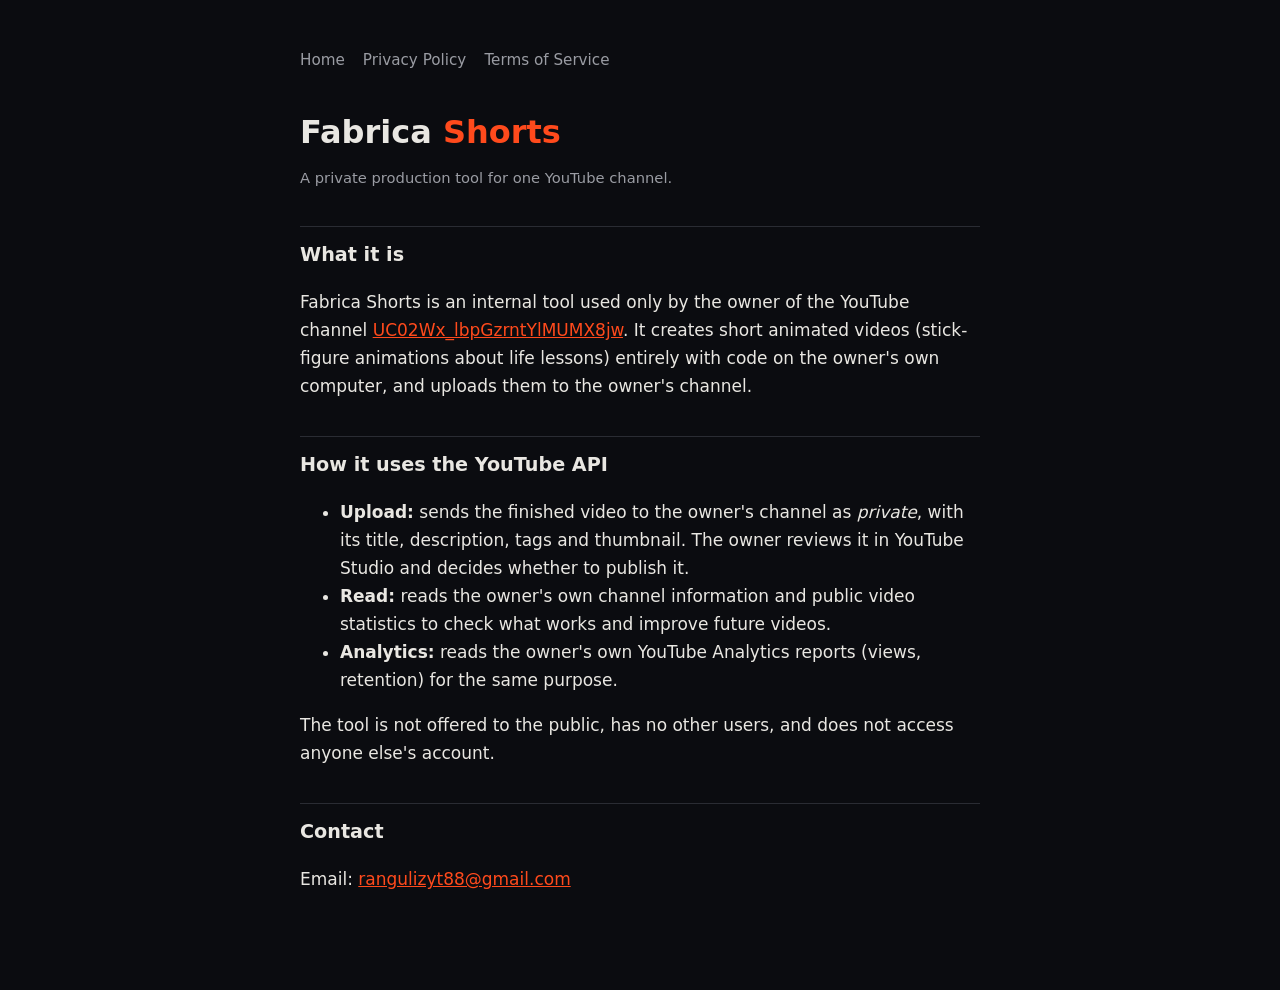
<file: index.html>
<!doctype html>
<html lang="en">
<head>
<meta charset="utf-8">
<meta name="viewport" content="width=device-width, initial-scale=1">
<title>Fabrica Shorts</title>
<link rel="stylesheet" href="style.css">
</head>
<body>
<main>
  <nav><a href="./">Home</a><a href="privacy.html">Privacy Policy</a><a href="terms.html">Terms of Service</a></nav>
  <h1>Fabrica <span class="mark">Shorts</span></h1>
  <p class="muted">A private production tool for one YouTube channel.</p>

  <h2>What it is</h2>
  <p>Fabrica Shorts is an internal tool used only by the owner of the YouTube channel
  <a href="https://www.youtube.com/channel/UC02Wx_lbpGzrntYlMUMX8jw">UC02Wx_lbpGzrntYlMUMX8jw</a>.
  It creates short animated videos (stick-figure animations about life lessons) entirely with code
  on the owner's own computer, and uploads them to the owner's channel.</p>

  <h2>How it uses the YouTube API</h2>
  <ul>
    <li><strong>Upload:</strong> sends the finished video to the owner's channel as <em>private</em>,
      with its title, description, tags and thumbnail. The owner reviews it in YouTube Studio and
      decides whether to publish it.</li>
    <li><strong>Read:</strong> reads the owner's own channel information and public video statistics
      to check what works and improve future videos.</li>
    <li><strong>Analytics:</strong> reads the owner's own YouTube Analytics reports (views, retention)
      for the same purpose.</li>
  </ul>
  <p>The tool is not offered to the public, has no other users, and does not access anyone else's account.</p>

  <h2>Contact</h2>
  <p>Email: <a href="mailto:rangulizyt88@gmail.com">rangulizyt88@gmail.com</a></p>
</main>
</body>
</html>
</file>
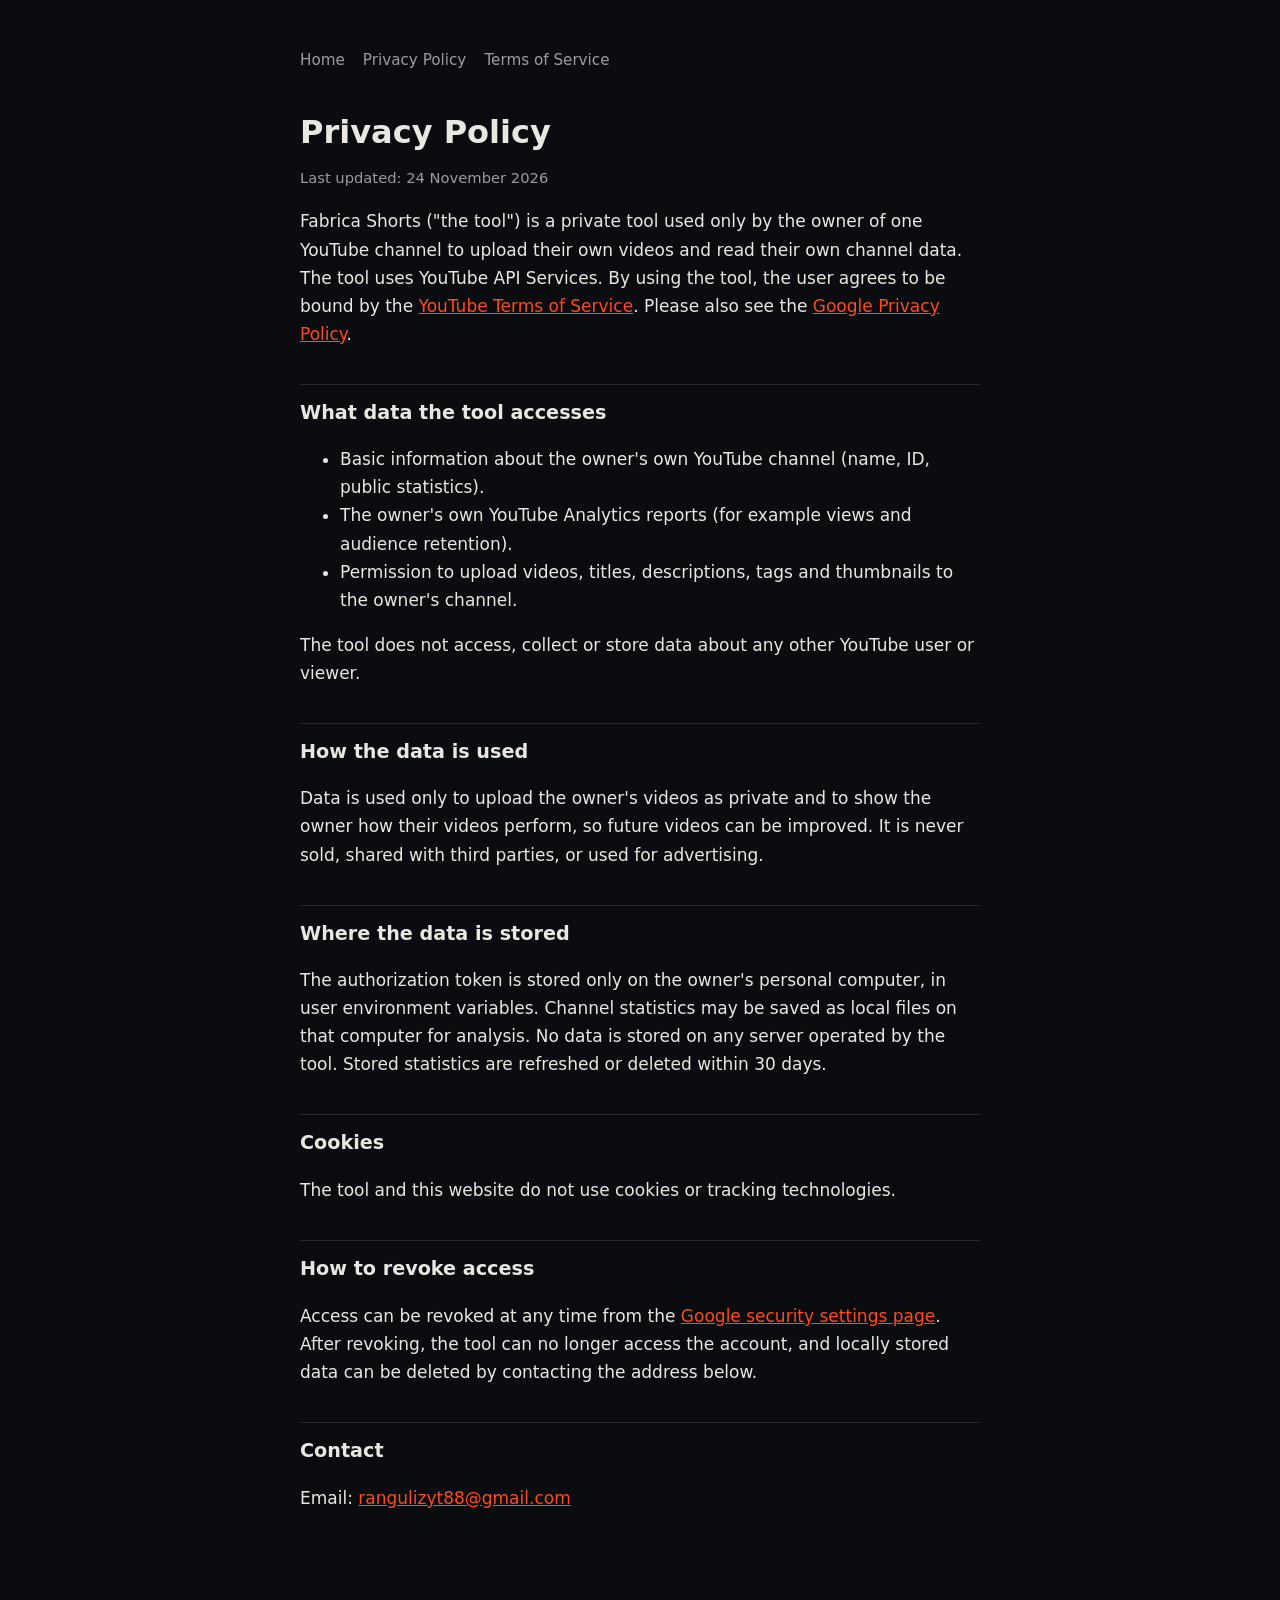
<file: privacy.html>
<!doctype html>
<html lang="en">
<head>
<meta charset="utf-8">
<meta name="viewport" content="width=device-width, initial-scale=1">
<title>Fabrica Shorts Privacy Policy</title>
<link rel="stylesheet" href="style.css">
</head>
<body>
<main>
  <nav><a href="./">Home</a><a href="privacy.html">Privacy Policy</a><a href="terms.html">Terms of Service</a></nav>
  <h1>Privacy Policy</h1>
  <p class="muted">Last updated: 24 November 2026</p>

  <p>Fabrica Shorts ("the tool") is a private tool used only by the owner of one YouTube channel to
  upload their own videos and read their own channel data. The tool uses YouTube API Services.
  By using the tool, the user agrees to be bound by the
  <a href="https://www.youtube.com/t/terms">YouTube Terms of Service</a>.
  Please also see the <a href="https://policies.google.com/privacy">Google Privacy Policy</a>.</p>

  <h2>What data the tool accesses</h2>
  <ul>
    <li>Basic information about the owner's own YouTube channel (name, ID, public statistics).</li>
    <li>The owner's own YouTube Analytics reports (for example views and audience retention).</li>
    <li>Permission to upload videos, titles, descriptions, tags and thumbnails to the owner's channel.</li>
  </ul>
  <p>The tool does not access, collect or store data about any other YouTube user or viewer.</p>

  <h2>How the data is used</h2>
  <p>Data is used only to upload the owner's videos as private and to show the owner how their
  videos perform, so future videos can be improved. It is never sold, shared with third parties,
  or used for advertising.</p>

  <h2>Where the data is stored</h2>
  <p>The authorization token is stored only on the owner's personal computer, in user environment
  variables. Channel statistics may be saved as local files on that computer for analysis.
  No data is stored on any server operated by the tool. Stored statistics are refreshed or deleted
  within 30 days.</p>

  <h2>Cookies</h2>
  <p>The tool and this website do not use cookies or tracking technologies.</p>

  <h2>How to revoke access</h2>
  <p>Access can be revoked at any time from the
  <a href="https://security.google.com/settings/security/permissions">Google security settings page</a>.
  After revoking, the tool can no longer access the account, and locally stored data can be deleted
  by contacting the address below.</p>

  <h2>Contact</h2>
  <p>Email: <a href="mailto:rangulizyt88@gmail.com">rangulizyt88@gmail.com</a></p>
</main>
</body>
</html>
</file>
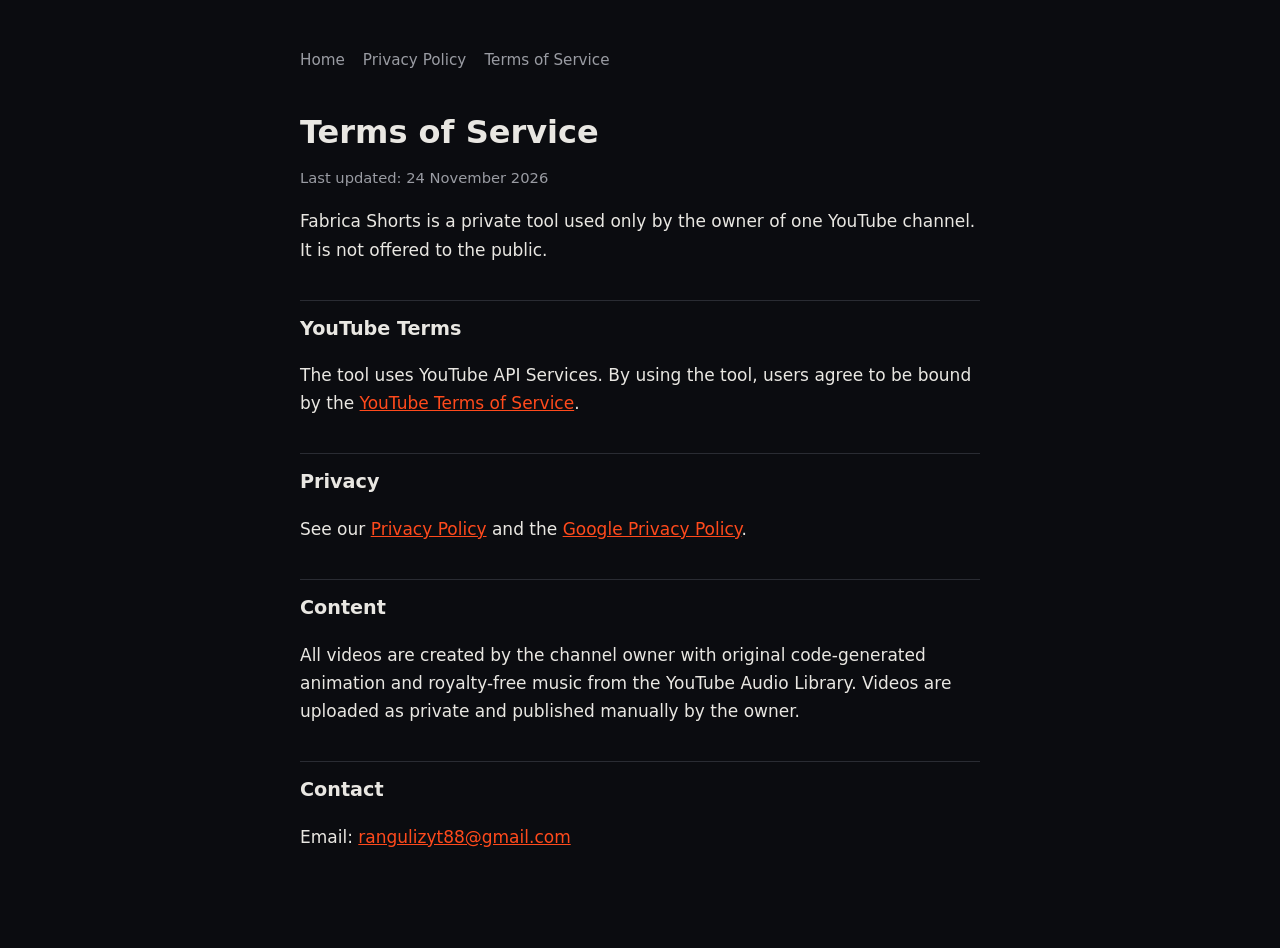
<file: terms.html>
<!doctype html>
<html lang="en">
<head>
<meta charset="utf-8">
<meta name="viewport" content="width=device-width, initial-scale=1">
<title>Fabrica Shorts Terms</title>
<link rel="stylesheet" href="style.css">
</head>
<body>
<main>
  <nav><a href="./">Home</a><a href="privacy.html">Privacy Policy</a><a href="terms.html">Terms of Service</a></nav>
  <h1>Terms of Service</h1>
  <p class="muted">Last updated: 24 November 2026</p>

  <p>Fabrica Shorts is a private tool used only by the owner of one YouTube channel. It is not
  offered to the public.</p>

  <h2>YouTube Terms</h2>
  <p>The tool uses YouTube API Services. By using the tool, users agree to be bound by the
  <a href="https://www.youtube.com/t/terms">YouTube Terms of Service</a>.</p>

  <h2>Privacy</h2>
  <p>See our <a href="privacy.html">Privacy Policy</a> and the
  <a href="https://policies.google.com/privacy">Google Privacy Policy</a>.</p>

  <h2>Content</h2>
  <p>All videos are created by the channel owner with original code-generated animation and
  royalty-free music from the YouTube Audio Library. Videos are uploaded as private and published
  manually by the owner.</p>

  <h2>Contact</h2>
  <p>Email: <a href="mailto:rangulizyt88@gmail.com">rangulizyt88@gmail.com</a></p>
</main>
</body>
</html>
</file>
<file: style.css>
:root { --bg:#0b0c10; --fg:#e9e7e2; --muted:#9a9ca3; --accent:#ff4a1c; --rule:#2a2c33; }
* { box-sizing: border-box; }
body { margin:0; background:var(--bg); color:var(--fg);
  font:17px/1.65 "Segoe UI", system-ui, -apple-system, sans-serif;
  padding: 48px max(16px, env(safe-area-inset-left)) 80px max(16px, env(safe-area-inset-right)); }
main { max-width: 680px; margin: 0 auto; }
h1 { font-size: 2rem; line-height: 1.2; margin: 0 0 8px; }
h2 { font-size: 1.2rem; margin: 36px 0 8px; padding-top: 12px; border-top: 1px solid var(--rule); }
p, li { color: var(--fg); }
.muted { color: var(--muted); font-size: .92rem; }
a { color: var(--accent); }
nav { display:flex; gap:18px; flex-wrap:wrap; margin-bottom:40px; font-size:.95rem; }
nav a { color: var(--muted); text-decoration:none; }
nav a:hover, nav a:focus-visible { color: var(--accent); }
.mark { color: var(--accent); }
</file>
